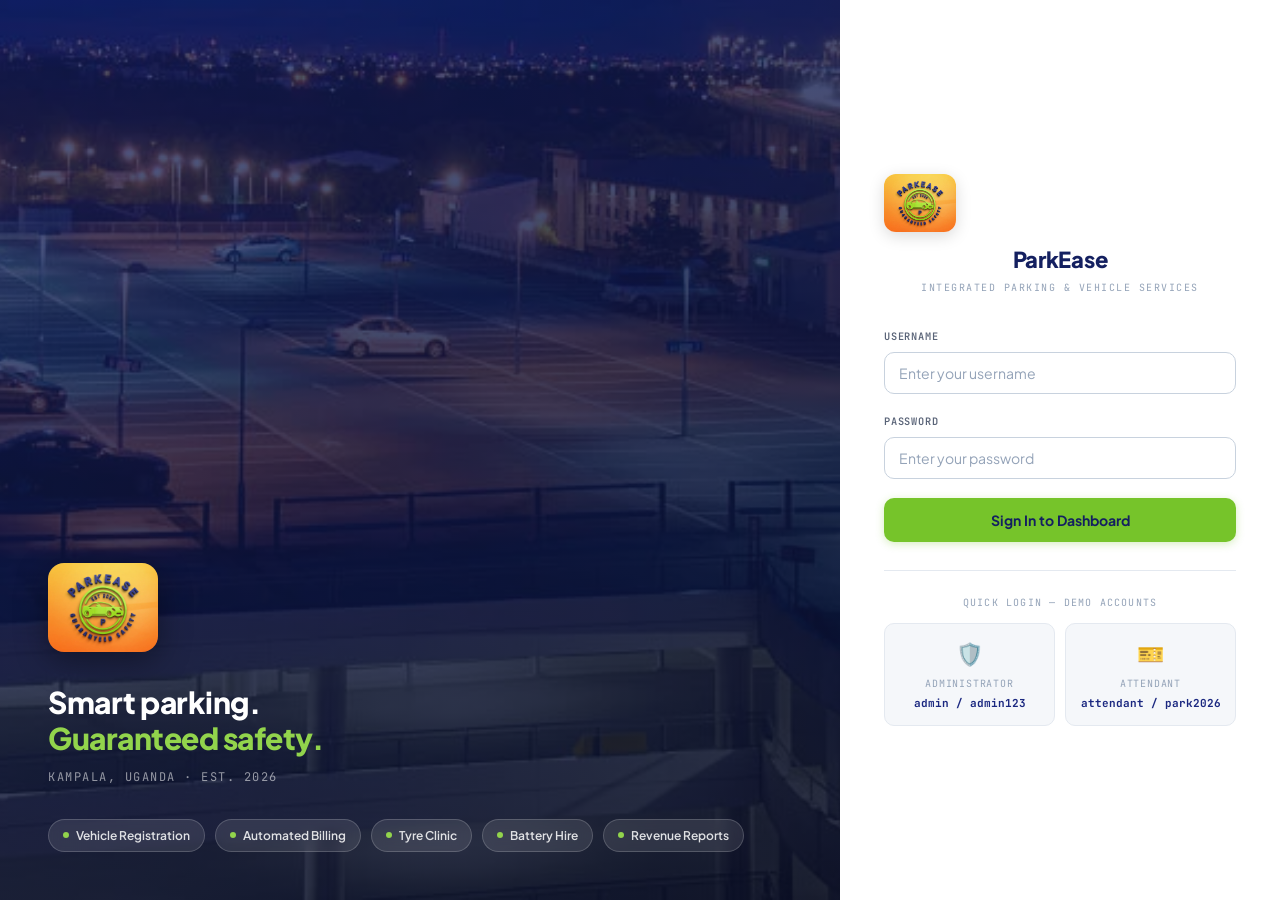
<file: index.html>
<!DOCTYPE html>
<html lang="en">
<head>
  <meta charset="UTF-8">
  <meta name="viewport" content="width=device-width, initial-scale=1.0">
  <title>ParkEase — Sign In</title>
  <link rel="stylesheet" href="css/style.css">
  <link rel="icon" href="assets/logo.png">
  <style>
    /* ── Login page overrides ── */
    .login-page {
      min-height: 100vh;
      display: flex;
      align-items: stretch;
      overflow: hidden;
    }

    /* Left panel — parking lot hero image */
    .lp-left {
      flex: 1;
      position: relative;
      display: flex;
      flex-direction: column;
      justify-content: flex-end;
      padding: 48px;
      min-height: 100vh;
      overflow: hidden;
    }

    .lp-left__bg {
      position: absolute;
      inset: 0;
      background-image: url('assets/parking-night.webp');
      background-size: cover;
      background-position: center;
      z-index: 0;
    }

    /* Dark gradient overlay so text stays readable */
    .lp-left__overlay {
      position: absolute;
      inset: 0;
      background: linear-gradient(
        160deg,
        rgba(20, 32, 96, 0.72) 0%,
        rgba(9, 14, 40, 0.88) 100%
      );
      z-index: 1;
    }

    .lp-left__content {
      position: relative;
      z-index: 2;
    }

    .lp-left__logo {
      margin-bottom: 32px;
    }

    .lp-left__logo img {
      width: 110px;
      height: auto;
      border-radius: 16px;
      box-shadow: 0 8px 32px rgba(0,0,0,0.4);
    }

    .lp-left__tagline {
      font-size: 2rem;
      font-weight: 800;
      color: #fff;
      line-height: 1.2;
      letter-spacing: -0.5px;
      margin-bottom: 12px;
    }

    .lp-left__tagline span {
      color: var(--color-green-300);
    }

    .lp-left__sub {
      font-family: var(--font-mono);
      font-size: 12px;
      letter-spacing: 1.5px;
      text-transform: uppercase;
      color: rgba(255,255,255,0.55);
      margin-bottom: 32px;
    }

    /* Feature chips */
    .feature-chips {
      display: flex;
      flex-wrap: wrap;
      gap: 10px;
    }

    .feature-chip {
      display: inline-flex;
      align-items: center;
      gap: 7px;
      background: rgba(255,255,255,0.10);
      border: 1px solid rgba(255,255,255,0.18);
      border-radius: 30px;
      padding: 6px 14px;
      font-size: 12px;
      font-weight: 600;
      color: rgba(255,255,255,0.85);
      backdrop-filter: blur(6px);
    }

    .feature-chip .chip-dot {
      width: 6px;
      height: 6px;
      border-radius: 50%;
      background: var(--color-green-300);
    }

    /* Right panel — login form */
    .lp-right {
      width: 440px;
      flex-shrink: 0;
      background: #fff;
      display: flex;
      flex-direction: column;
      justify-content: center;
      padding: 52px 44px;
      box-shadow: -8px 0 40px rgba(0,0,0,0.12);
    }

    .lp-right__logo {
      text-align: center;
      margin-bottom: 32px;
    }

    .lp-right__logo img {
      width: 72px;
      height: auto;
      border-radius: 12px;
      box-shadow: 0 4px 16px rgba(0,0,0,0.15);
    }

    .lp-right__logo h2 {
      font-size: 22px;
      font-weight: 800;
      color: var(--color-navy-800);
      margin-top: 10px;
      letter-spacing: -0.3px;
    }

    .lp-right__logo p {
      font-family: var(--font-mono);
      font-size: 10px;
      text-transform: uppercase;
      letter-spacing: 1.5px;
      color: var(--text-muted);
      margin-top: 3px;
    }

    /* Demo credential cards */
    .demo-section {
      margin-top: 28px;
      padding-top: 24px;
      border-top: 1px solid var(--border-color);
    }

    .demo-label {
      font-family: var(--font-mono);
      font-size: 10px;
      text-transform: uppercase;
      letter-spacing: 1.2px;
      color: var(--text-muted);
      text-align: center;
      margin-bottom: 12px;
    }

    .demo-grid {
      display: grid;
      grid-template-columns: 1fr 1fr;
      gap: 10px;
    }

    .demo-card {
      background: var(--bg-page);
      border: 1.5px solid var(--border-color);
      border-radius: var(--radius);
      padding: 12px;
      text-align: center;
      cursor: pointer;
      transition: var(--transition-fast);
    }

    .demo-card:hover {
      border-color: var(--color-green-400);
      background: var(--color-green-100);
    }

    .demo-card .dc-icon { font-size: 22px; }

    .demo-card .dc-role {
      display: block;
      font-family: var(--font-mono);
      font-size: 10px;
      text-transform: uppercase;
      letter-spacing: 0.8px;
      color: var(--text-muted);
      margin-top: 5px;
    }

    .demo-card .dc-creds {
      display: block;
      font-family: var(--font-mono);
      font-size: 11px;
      font-weight: 700;
      color: var(--color-navy-700);
      margin-top: 3px;
    }

    @media (max-width: 900px) {
      .lp-left { display: none; }
      .lp-right { width: 100%; }
    }
  </style>
</head>
<body style="background:#0d1a4a">

<div class="login-page">

  <!-- LEFT — Hero image + branding -->
  <div class="lp-left">
    <div class="lp-left__bg"></div>
    <div class="lp-left__overlay"></div>
    <div class="lp-left__content">
      <div class="lp-left__logo">
        <img src="assets/logo.png" alt="ParkEase Logo">
      </div>
      <h1 class="lp-left__tagline">
        Smart parking.<br>
        <span>Guaranteed safety.</span>
      </h1>
      <p class="lp-left__sub">Kampala, Uganda · Est. 2026</p>
      <div class="feature-chips">
        <span class="feature-chip"><span class="chip-dot"></span>Vehicle Registration</span>
        <span class="feature-chip"><span class="chip-dot"></span>Automated Billing</span>
        <span class="feature-chip"><span class="chip-dot"></span>Tyre Clinic</span>
        <span class="feature-chip"><span class="chip-dot"></span>Battery Hire</span>
        <span class="feature-chip"><span class="chip-dot"></span>Revenue Reports</span>
      </div>
    </div>
  </div>

  <!-- RIGHT — Login form -->
  <div class="lp-right">
    <div class="lp-right__logo">
      <img src="assets/logo.png" alt="ParkEase">
      <h2>ParkEase</h2>
      <p>Integrated Parking &amp; Vehicle Services</p>
    </div>

    <div class="login-error-alert" id="login-error">
      Invalid username or password. Please try again.
    </div>

    <div class="form-group">
      <label class="form-label" for="username">Username</label>
      <input
        type="text"
        id="username"
        class="form-control-light"
        placeholder="Enter your username"
        autocomplete="username"
      >
    </div>

    <div class="form-group">
      <label class="form-label" for="password">Password</label>
      <input
        type="password"
        id="password"
        class="form-control-light"
        placeholder="Enter your password"
        autocomplete="current-password"
      >
    </div>

    <button class="btn btn--teal btn--full" id="login-btn" onclick="handleLogin()">
      Sign In to Dashboard
    </button>

    <div class="demo-section">
      <p class="demo-label">Quick Login — Demo Accounts</p>
      <div class="demo-grid">
        <div class="demo-card" onclick="fillCredentials('admin','admin123')">
          <div class="dc-icon">🛡️</div>
          <span class="dc-role">Administrator</span>
          <span class="dc-creds">admin / admin123</span>
        </div>
        <div class="demo-card" onclick="fillCredentials('attendant','park2026')">
          <div class="dc-icon">🎫</div>
          <span class="dc-role">Attendant</span>
          <span class="dc-creds">attendant / park2026</span>
        </div>
      </div>
    </div>
  </div>

</div>

<script src="js/validation.js"></script>
<script src="js/auth.js"></script>
<script>
  document.getElementById('username').addEventListener('keydown', function(e) {
    if (e.key === 'Enter') document.getElementById('password').focus();
  });
  document.getElementById('password').addEventListener('keydown', function(e) {
    if (e.key === 'Enter') handleLogin();
  });
  function fillCredentials(u, p) {
    document.getElementById('username').value = u;
    document.getElementById('password').value = p;
    document.getElementById('login-btn').focus();
  }
</script>
</body>
</html>
</file>
<file: css/style.css>
/* ============================================================
   PARKEASE — INTEGRATED PARKING MANAGEMENT SYSTEM
   Stylesheet v3.0
   Author: ParkEase Dev Team
   Fonts: Plus Jakarta Sans (display) + JetBrains Mono (data)
   ============================================================ */

@import url('https://fonts.googleapis.com/css2?family=Plus+Jakarta+Sans:wght@300;400;500;600;700;800&family=JetBrains+Mono:wght@400;500;600;700&display=swap');


/* ============================================================
   1. CSS CUSTOM PROPERTIES (Design Tokens)
   ============================================================ */

:root {

  /* ── Brand Colors (matched from ParkEase logo) ── */

  /* Navy / Indigo — the deep blue from logo lettering */
  --color-navy-900: #0D1A4A;
  --color-navy-800: #142060;
  --color-navy-700: #1B2880;
  --color-navy-600: #2233A0;
  --color-navy-500: #2C40B8;
  --color-navy-400: #3D54CC;

  /* Lime Green — the car icon and circle from logo */
  --color-green-600: #4EA318;
  --color-green-500: #5CB81C;
  --color-green-400: #76C42A;
  --color-green-300: #92D44C;
  --color-green-100: #E8F7D4;

  /* Amber / Orange — the logo background gradient */
  --color-amber-700: #C07600;
  --color-amber-600: #D98A00;
  --color-amber-500: #F5A020;
  --color-amber-400: #F8BC3A;
  --color-amber-300: #FAD068;
  --color-amber-100: #FEF3D0;

  /* Status Colors */
  --color-red-600: #DC2626;
  --color-red-500: #EF4444;
  --color-red-400: #FF4757;
  --color-red-100: #FEE2E2;

  --color-blue-600: #1D4ED8;
  --color-blue-500: #3B82F6;
  --color-blue-100: #DBEAFE;

  --color-success-600: #059669;
  --color-success-100: #D1FAE5;

  /* Neutral Colors */
  --color-white:      #FFFFFF;
  --color-surface:    #F5F7FA;
  --color-border:     #E4E9F0;
  --color-border-mid: #C8D2DE;

  --color-text-900: #0B1D3A;
  --color-text-700: #2D3A4A;
  --color-text-500: #5A6478;
  --color-text-300: #94A3B8;

  /* Semantic Aliases */
  --bg-page:    var(--color-surface);
  --bg-card:    var(--color-white);
  --bg-sidebar: var(--color-navy-800);

  --text-primary:   var(--color-text-900);
  --text-secondary: var(--color-text-500);
  --text-muted:     var(--color-text-300);

  --border-color: var(--color-border);
  --accent:       var(--color-green-400);
  --accent-dark:  var(--color-green-600);

  /* Typography */
  --font-sans: 'Plus Jakarta Sans', system-ui, sans-serif;
  --font-mono: 'JetBrains Mono', 'Courier New', monospace;

  --text-xs:   0.6875rem;   /* 11px */
  --text-sm:   0.8125rem;   /* 13px */
  --text-base: 0.9375rem;   /* 15px */
  --text-md:   1rem;        /* 16px */
  --text-lg:   1.125rem;    /* 18px */
  --text-xl:   1.25rem;     /* 20px */
  --text-2xl:  1.5rem;      /* 24px */
  --text-3xl:  1.875rem;    /* 30px */

  /* Spacing */
  --space-1:  0.25rem;
  --space-2:  0.5rem;
  --space-3:  0.75rem;
  --space-4:  1rem;
  --space-5:  1.25rem;
  --space-6:  1.5rem;
  --space-8:  2rem;
  --space-10: 2.5rem;
  --space-12: 3rem;

  /* Radii */
  --radius-sm: 6px;
  --radius:    10px;
  --radius-lg: 14px;
  --radius-xl: 20px;
  --radius-full: 9999px;

  /* Shadows */
  --shadow-xs: 0 1px 2px rgba(0, 0, 0, 0.06);
  --shadow-sm: 0 1px 4px rgba(0, 0, 0, 0.07), 0 1px 2px rgba(0, 0, 0, 0.04);
  --shadow-md: 0 4px 12px rgba(0, 0, 0, 0.08), 0 2px 4px rgba(0, 0, 0, 0.04);
  --shadow-lg: 0 8px 28px rgba(0, 0, 0, 0.12), 0 4px 8px rgba(0, 0, 0, 0.06);
  --shadow-xl: 0 20px 60px rgba(0, 0, 0, 0.18);

  /* Transitions */
  --transition-fast:   all 0.15s ease;
  --transition-base:   all 0.2s ease;
  --transition-slow:   all 0.35s ease;

  /* Layout */
  --sidebar-width: 248px;
  --topbar-height: 64px;
}


/* ============================================================
   2. CSS RESET & BASE
   ============================================================ */

*,
*::before,
*::after {
  box-sizing: border-box;
  margin: 0;
  padding: 0;
}

html {
  font-size: var(--text-base);
  scroll-behavior: smooth;
  -webkit-text-size-adjust: 100%;
}

body {
  font-family: var(--font-sans);
  background: var(--bg-page);
  color: var(--text-primary);
  line-height: 1.6;
  min-height: 100vh;
  -webkit-font-smoothing: antialiased;
  -moz-osx-font-smoothing: grayscale;
}

a {
  text-decoration: none;
  color: inherit;
}

ul {
  list-style: none;
}

button {
  font-family: var(--font-sans);
  cursor: pointer;
  border: none;
  outline: none;
}

input,
select,
textarea {
  font-family: var(--font-sans);
}

img {
  max-width: 100%;
  display: block;
}


/* ============================================================
   3. LAYOUT SHELL
   ============================================================ */

.app-shell {
  display: flex;
  min-height: 100vh;
}

/* -- Page wrapper (used by register/signout/reports) -- */
.page-wrapper {
  max-width: 900px;
  margin: 0 auto;
  padding: var(--space-8) var(--space-6);
}

.page-wrapper--wide {
  max-width: 1100px;
  margin: 0 auto;
  padding: var(--space-8) var(--space-6);
}


/* ============================================================
   4. SIDEBAR NAVIGATION
   ============================================================ */

.sidebar {
  width: var(--sidebar-width);
  min-height: 100vh;
  background: var(--color-navy-800);
  display: flex;
  flex-direction: column;
  flex-shrink: 0;
  position: fixed;
  top: 0;
  left: 0;
  bottom: 0;
  z-index: 200;
  overflow-y: auto;
  background-image:
    radial-gradient(ellipse at 10% 90%, rgba(118, 196, 42, 0.07) 0%, transparent 55%),
    radial-gradient(ellipse at 85% 15%, rgba(248, 188, 58, 0.06) 0%, transparent 50%);
}

.sidebar__logo {
  padding: var(--space-6) var(--space-5);
  border-bottom: 1px solid rgba(255, 255, 255, 0.07);
  display: flex;
  align-items: center;
  gap: var(--space-3);
}

.sidebar__logo-mark {
  width: 38px;
  height: 38px;
  background: linear-gradient(145deg, var(--color-green-400), var(--color-green-600));
  border-radius: var(--radius);
  display: flex;
  align-items: center;
  justify-content: center;
  font-family: var(--font-mono);
  font-size: 17px;
  font-weight: 700;
  color: var(--color-navy-800);
  flex-shrink: 0;
  box-shadow: 0 4px 12px rgba(118, 196, 42, 0.30);
  letter-spacing: -0.5px;
}

.sidebar__logo-text h2 {
  color: var(--color-white);
  font-size: var(--text-sm);
  font-weight: 700;
  letter-spacing: 0.3px;
}

.sidebar__logo-text span {
  display: block;
  font-family: var(--font-mono);
  font-size: 9px;
  color: var(--color-text-300);
  letter-spacing: 1.4px;
  text-transform: uppercase;
  margin-top: 2px;
}

.sidebar__nav {
  flex: 1;
  padding: var(--space-4) var(--space-3);
}

.sidebar__nav-section {
  font-family: var(--font-mono);
  font-size: 9px;
  font-weight: 600;
  letter-spacing: 1.6px;
  text-transform: uppercase;
  color: var(--color-text-300);
  padding: var(--space-3) var(--space-3) var(--space-1);
  margin-top: var(--space-2);
}

.sidebar__nav-link {
  display: flex;
  align-items: center;
  gap: var(--space-3);
  padding: var(--space-3) var(--space-3);
  border-radius: var(--radius-sm);
  color: rgba(255, 255, 255, 0.55);
  font-size: var(--text-sm);
  font-weight: 500;
  margin-bottom: 2px;
  transition: var(--transition-base);
  position: relative;
  cursor: pointer;
}

.sidebar__nav-link:hover {
  background: rgba(255, 255, 255, 0.07);
  color: var(--color-white);
}

.sidebar__nav-link.is-active {
  background: rgba(118, 196, 42, 0.12);
  color: var(--color-green-400);
  font-weight: 600;
}

.sidebar__nav-link.is-active::before {
  content: '';
  position: absolute;
  left: 0;
  top: 50%;
  transform: translateY(-50%);
  width: 3px;
  height: 22px;
  background: var(--color-green-400);
  border-radius: 0 3px 3px 0;
}

.sidebar__nav-icon {
  font-size: 15px;
  width: 20px;
  text-align: center;
  flex-shrink: 0;
}

.sidebar__footer {
  padding: var(--space-4) var(--space-5);
  border-top: 1px solid rgba(255, 255, 255, 0.07);
  display: flex;
  align-items: center;
  gap: var(--space-3);
}

.sidebar__avatar {
  width: 36px;
  height: 36px;
  border-radius: 50%;
  background: linear-gradient(135deg, var(--color-amber-400), #FF6B6B);
  display: flex;
  align-items: center;
  justify-content: center;
  font-size: 13px;
  font-weight: 700;
  color: var(--color-white);
  flex-shrink: 0;
  letter-spacing: 0;
}

.sidebar__user-name {
  display: block;
  color: var(--color-white);
  font-size: var(--text-sm);
  font-weight: 600;
  white-space: nowrap;
  overflow: hidden;
  text-overflow: ellipsis;
}

.sidebar__user-role {
  display: block;
  font-family: var(--font-mono);
  font-size: 9px;
  color: var(--color-text-300);
  letter-spacing: 0.5px;
  margin-top: 1px;
}


/* ============================================================
   5. TOPBAR
   ============================================================ */

.main-area {
  flex: 1;
  margin-left: var(--sidebar-width);
  display: flex;
  flex-direction: column;
  min-height: 100vh;
}

.topbar {
  background: var(--bg-card);
  border-bottom: 1px solid var(--border-color);
  padding: 0 var(--space-8);
  height: var(--topbar-height);
  display: flex;
  align-items: center;
  justify-content: space-between;
  position: sticky;
  top: 0;
  z-index: 100;
  box-shadow: var(--shadow-xs);
}

.topbar__page-title {
  font-size: var(--text-md);
  font-weight: 700;
  color: var(--text-primary);
}

.topbar__subtitle {
  font-family: var(--font-mono);
  font-size: var(--text-xs);
  color: var(--text-muted);
  margin-top: 1px;
}

.topbar__actions {
  display: flex;
  align-items: center;
  gap: var(--space-3);
}

.topbar__search {
  display: flex;
  align-items: center;
  gap: var(--space-2);
  background: var(--bg-page);
  border: 1px solid var(--border-color);
  border-radius: var(--radius);
  padding: var(--space-2) var(--space-4);
  transition: var(--transition-base);
}

.topbar__search:focus-within {
  border-color: var(--accent);
  box-shadow: 0 0 0 3px rgba(118, 196, 42, 0.10);
}

.topbar__search input {
  background: none;
  border: none;
  outline: none;
  width: 190px;
  font-size: var(--text-sm);
  color: var(--text-primary);
}

.topbar__search input::placeholder {
  color: var(--text-muted);
}

.shift-pill {
  display: flex;
  align-items: center;
  gap: var(--space-2);
  background: rgba(118, 196, 42, 0.08);
  border: 1px solid rgba(118, 196, 42, 0.25);
  border-radius: var(--radius-full);
  padding: 5px 14px;
  font-family: var(--font-mono);
  font-size: 11px;
  font-weight: 500;
  color: var(--color-green-600);
}

.shift-pill::before {
  content: '';
  width: 6px;
  height: 6px;
  border-radius: 50%;
  background: var(--color-green-400);
  animation: blink 2s infinite;
}

@keyframes blink {
  0%, 100% { opacity: 1; }
  50% { opacity: 0.3; }
}

.icon-btn {
  width: 36px;
  height: 36px;
  display: flex;
  align-items: center;
  justify-content: center;
  background: var(--bg-page);
  border: 1px solid var(--border-color);
  border-radius: var(--radius);
  cursor: pointer;
  font-size: 15px;
  transition: var(--transition-fast);
  position: relative;
}

.icon-btn:hover {
  background: var(--border-color);
}

.icon-btn__dot {
  position: absolute;
  top: 5px;
  right: 5px;
  width: 7px;
  height: 7px;
  border-radius: 50%;
  background: var(--color-red-500);
  border: 1.5px solid var(--bg-card);
}


/* ============================================================
   6. PAGE CONTENT AREA
   ============================================================ */

.page-content {
  flex: 1;
  padding: var(--space-8);
}

.page-header {
  margin-bottom: var(--space-6);
}

.page-header h1 {
  font-size: var(--text-2xl);
  font-weight: 800;
  color: var(--text-primary);
  letter-spacing: -0.5px;
}

.page-header p {
  font-size: var(--text-sm);
  color: var(--text-secondary);
  margin-top: var(--space-1);
}


/* ============================================================
   7. STAT CARDS
   ============================================================ */

.stats-grid {
  display: grid;
  grid-template-columns: repeat(3, 1fr);
  gap: var(--space-5);
  margin-bottom: var(--space-6);
}

.stat-card {
  background: var(--bg-card);
  border-radius: var(--radius-lg);
  padding: var(--space-6);
  border: 1px solid var(--border-color);
  box-shadow: var(--shadow-sm);
  position: relative;
  overflow: hidden;
  transition: var(--transition-base);
  animation: slideUpFade 0.4s ease both;
}

.stat-card:hover {
  transform: translateY(-2px);
  box-shadow: var(--shadow-md);
}

.stat-card:nth-child(1) { animation-delay: 0.05s; }
.stat-card:nth-child(2) { animation-delay: 0.10s; }
.stat-card:nth-child(3) { animation-delay: 0.15s; }

.stat-card__accent-bar {
  position: absolute;
  top: 0;
  left: 0;
  right: 0;
  height: 3px;
  border-radius: var(--radius-lg) var(--radius-lg) 0 0;
}

.stat-card__accent-bar--green {
  background: linear-gradient(90deg, var(--color-green-400), var(--color-green-600));
}

.stat-card__accent-bar--blue {
  background: linear-gradient(90deg, var(--color-blue-500), var(--color-blue-600));
}

.stat-card__accent-bar--amber {
  background: linear-gradient(90deg, var(--color-amber-400), var(--color-amber-600));
}

.stat-card__header {
  display: flex;
  align-items: flex-start;
  justify-content: space-between;
  margin-bottom: var(--space-4);
}

.stat-card__label {
  font-family: var(--font-mono);
  font-size: var(--text-xs);
  font-weight: 600;
  text-transform: uppercase;
  letter-spacing: 1px;
  color: var(--text-muted);
}

.stat-card__icon {
  width: 40px;
  height: 40px;
  border-radius: var(--radius);
  display: flex;
  align-items: center;
  justify-content: center;
  font-size: 18px;
  flex-shrink: 0;
}

.stat-card__icon--green  { background: rgba(118, 196, 42, 0.12); }
.stat-card__icon--blue  { background: rgba(59, 130, 246, 0.12); }
.stat-card__icon--amber { background: rgba(245, 158, 11, 0.12); }

.stat-card__value {
  font-family: var(--font-mono);
  font-size: var(--text-3xl);
  font-weight: 700;
  color: var(--text-primary);
  line-height: 1;
  letter-spacing: -0.5px;
  margin-bottom: var(--space-3);
}

.stat-card__value span {
  font-size: var(--text-md);
  font-weight: 500;
  color: var(--text-secondary);
  letter-spacing: 0;
}

.stat-card__meta {
  font-size: var(--text-xs);
  color: var(--text-secondary);
}

.stat-card__meta .up   { color: var(--color-green-600); font-weight: 600; }
.stat-card__meta .down { color: var(--color-red-500);   font-weight: 600; }

.occupancy-bar {
  margin-top: var(--space-3);
  height: 5px;
  background: var(--border-color);
  border-radius: var(--radius-full);
  overflow: hidden;
}

.occupancy-bar__fill {
  height: 100%;
  background: linear-gradient(90deg, var(--color-blue-500), var(--color-green-400));
  border-radius: var(--radius-full);
  transition: width 1s ease;
}


/* ============================================================
   8. SECTION / CONTENT CARDS
   ============================================================ */

.card {
  background: var(--bg-card);
  border-radius: var(--radius-lg);
  border: 1px solid var(--border-color);
  box-shadow: var(--shadow-sm);
  overflow: hidden;
  animation: slideUpFade 0.4s 0.2s ease both;
  margin-bottom: var(--space-5);
}

.card__header {
  padding: var(--space-4) var(--space-6);
  border-bottom: 1px solid var(--border-color);
  display: flex;
  align-items: center;
  justify-content: space-between;
  background: var(--bg-page);
}

.card__title {
  display: flex;
  align-items: center;
  gap: var(--space-2);
  font-size: var(--text-sm);
  font-weight: 700;
  color: var(--text-primary);
}

.card__title-icon {
  font-size: 15px;
}

.card__action-link {
  font-family: var(--font-mono);
  font-size: var(--text-xs);
  font-weight: 600;
  color: var(--accent-dark);
  transition: var(--transition-fast);
}

.card__action-link:hover {
  color: var(--accent);
}

.card__body {
  padding: var(--space-6);
}


/* ============================================================
   9. QUICK ACTIONS BAR
   ============================================================ */

.quick-actions {
  display: flex;
  flex-wrap: wrap;
  gap: var(--space-3);
  padding: var(--space-5) var(--space-6);
}


/* ============================================================
   10. DATA TABLES
   ============================================================ */

.table-wrap {
  overflow-x: auto;
}

.data-table {
  width: 100%;
  border-collapse: collapse;
}

.data-table thead tr {
  background: var(--bg-page);
  border-bottom: 1.5px solid var(--border-color);
}

.data-table thead th {
  padding: var(--space-3) var(--space-5);
  text-align: left;
  font-family: var(--font-mono);
  font-size: 10px;
  font-weight: 700;
  text-transform: uppercase;
  letter-spacing: 1px;
  color: var(--text-muted);
  white-space: nowrap;
}

.data-table tbody tr {
  border-bottom: 1px solid var(--border-color);
  transition: background 0.12s;
}

.data-table tbody tr:hover {
  background: rgba(118, 196, 42, 0.025);
}

.data-table tbody tr:last-child {
  border-bottom: none;
}

.data-table tbody td {
  padding: var(--space-4) var(--space-5);
  font-size: var(--text-sm);
  color: var(--text-primary);
  vertical-align: middle;
}

.plate-badge {
  font-family: var(--font-mono);
  font-size: 12px;
  font-weight: 600;
  color: var(--color-navy-700);
  background: var(--bg-page);
  border: 1px solid var(--border-color);
  border-radius: var(--radius-sm);
  padding: 3px 8px;
  letter-spacing: 1.5px;
  display: inline-block;
}

.row-action-btn {
  width: 30px;
  height: 30px;
  border-radius: var(--radius-sm);
  background: none;
  border: 1px solid transparent;
  display: flex;
  align-items: center;
  justify-content: center;
  font-size: 16px;
  color: var(--text-muted);
  cursor: pointer;
  transition: var(--transition-fast);
}

.row-action-btn:hover {
  background: var(--bg-page);
  border-color: var(--border-color);
  color: var(--text-primary);
}


/* ============================================================
   11. STATUS BADGES
   ============================================================ */

.badge {
  display: inline-flex;
  align-items: center;
  gap: 5px;
  padding: 3px 10px;
  border-radius: var(--radius-full);
  font-family: var(--font-mono);
  font-size: 10px;
  font-weight: 600;
  letter-spacing: 0.3px;
  white-space: nowrap;
}

.badge::before {
  content: '';
  width: 5px;
  height: 5px;
  border-radius: 50%;
  background: currentColor;
  opacity: 0.8;
  flex-shrink: 0;
}

.badge--green {
  background: var(--color-green-100);
  color: var(--color-green-600);
  border: 1px solid rgba(5, 150, 105, 0.2);
}

.badge--grey {
  background: var(--bg-page);
  color: var(--text-secondary);
  border: 1px solid var(--border-color);
}

.badge--amber {
  background: var(--color-amber-100);
  color: var(--color-amber-600);
  border: 1px solid rgba(217, 119, 6, 0.2);
}

.badge--red {
  background: var(--color-red-100);
  color: var(--color-red-600);
  border: 1px solid rgba(220, 38, 38, 0.2);
}

.badge--blue {
  background: var(--color-blue-100);
  color: var(--color-blue-600);
  border: 1px solid rgba(29, 78, 216, 0.2);
}


/* ============================================================
   12. BUTTONS
   ============================================================ */

.btn {
  display: inline-flex;
  align-items: center;
  gap: var(--space-2);
  padding: 9px 20px;
  border-radius: var(--radius);
  font-size: var(--text-sm);
  font-weight: 600;
  transition: var(--transition-base);
  white-space: nowrap;
  cursor: pointer;
}

.btn--primary {
  background: var(--color-navy-800);
  color: var(--color-white);
  box-shadow: 0 1px 3px rgba(11, 29, 58, 0.3);
}

.btn--primary:hover {
  background: var(--color-navy-600);
  transform: translateY(-1px);
  box-shadow: var(--shadow-md);
}

.btn--teal {
  background: var(--color-green-400);
  color: var(--color-navy-800);
  font-weight: 700;
  box-shadow: 0 2px 8px rgba(118, 196, 42, 0.30);
}

.btn--teal:hover {
  background: var(--color-green-500);
  transform: translateY(-1px);
  box-shadow: 0 4px 16px rgba(118, 196, 42, 0.35);
}

.btn--outline {
  background: transparent;
  border: 1.5px solid var(--border-mid, var(--color-border-mid));
  color: var(--text-secondary);
}

.btn--outline:hover {
  border-color: var(--color-navy-800);
  color: var(--color-navy-800);
  transform: translateY(-1px);
}

.btn--ghost {
  background: transparent;
  color: var(--text-secondary);
  padding: 9px 14px;
}

.btn--ghost:hover {
  background: var(--bg-page);
  color: var(--text-primary);
}

.btn--danger {
  background: var(--color-red-100);
  color: var(--color-red-600);
  border: 1px solid rgba(220, 38, 38, 0.2);
}

.btn--danger:hover {
  background: var(--color-red-500);
  color: var(--color-white);
  border-color: transparent;
}

.btn--full {
  width: 100%;
  justify-content: center;
  padding: 13px;
  font-size: var(--text-base);
}

.btn--sm {
  padding: 6px 14px;
  font-size: var(--text-xs);
}


/* ============================================================
   13. FORMS
   ============================================================ */

/* Form group */
.form-group {
  margin-bottom: var(--space-5);
}

/* Label */
.form-label {
  display: block;
  font-family: var(--font-mono);
  font-size: var(--text-xs);
  font-weight: 600;
  text-transform: uppercase;
  letter-spacing: 0.8px;
  color: var(--text-secondary);
  margin-bottom: var(--space-2);
}

.form-label--light {
  color: rgba(255, 255, 255, 0.5);
}

/* Controls */
.form-control {
  width: 100%;
  background: rgba(255, 255, 255, 0.07);
  border: 1.5px solid rgba(255, 255, 255, 0.12);
  border-radius: var(--radius);
  padding: 12px 16px;
  font-size: var(--text-base);
  color: var(--color-white);
  font-family: var(--font-sans);
  transition: var(--transition-base);
  outline: none;
  appearance: none;
}

.form-control::placeholder {
  color: rgba(255, 255, 255, 0.22);
}

.form-control:focus {
  border-color: var(--color-green-400);
  background: rgba(118, 196, 42, 0.07);
  box-shadow: 0 0 0 3px rgba(118, 196, 42, 0.12);
}

.form-control.is-error {
  border-color: var(--color-red-400);
  background: rgba(255, 71, 87, 0.05);
}

.form-control-light {
  width: 100%;
  background: var(--bg-card);
  border: 1.5px solid var(--color-border-mid);
  border-radius: var(--radius);
  padding: 11px 14px;
  font-size: var(--text-base);
  color: var(--text-primary);
  font-family: var(--font-sans);
  transition: var(--transition-base);
  outline: none;
  appearance: none;
}

.form-control-light::placeholder {
  color: var(--text-muted);
}

.form-control-light:focus {
  border-color: var(--color-green-400);
  box-shadow: 0 0 0 3px rgba(118, 196, 42, 0.10);
}

.form-control-light.is-error {
  border-color: var(--color-red-400);
  box-shadow: 0 0 0 3px rgba(220, 38, 38, 0.08);
}

/* Input with icon prefix */
.input-group {
  position: relative;
}

.input-group__prefix {
  position: absolute;
  left: 14px;
  top: 50%;
  transform: translateY(-50%);
  font-family: var(--font-mono);
  font-size: var(--text-sm);
  color: var(--text-muted);
  pointer-events: none;
  user-select: none;
}

.input-group .form-control-light {
  padding-left: 42px;
}

/* Hint text */
.form-hint {
  margin-top: var(--space-1);
  font-family: var(--font-mono);
  font-size: var(--text-xs);
  color: var(--text-muted);
}

/* Error message */
.form-error {
  display: none;
  align-items: center;
  gap: var(--space-1);
  margin-top: var(--space-2);
  font-size: var(--text-xs);
  color: var(--color-red-500);
  font-weight: 600;
}

.form-error::before {
  content: '⚠';
  font-size: 10px;
}

/* Form grid row */
.form-row {
  display: grid;
  grid-template-columns: 1fr 1fr;
  gap: var(--space-4);
}

/* Form section card */
.form-section {
  background: var(--bg-card);
  border: 1px solid var(--border-color);
  border-radius: var(--radius-lg);
  padding: var(--space-6);
  margin-bottom: var(--space-5);
  box-shadow: var(--shadow-xs);
}

.form-section__title {
  font-family: var(--font-mono);
  font-size: var(--text-xs);
  font-weight: 700;
  text-transform: uppercase;
  letter-spacing: 1.2px;
  color: var(--text-primary);
  margin-bottom: var(--space-5);
  padding-bottom: var(--space-3);
  border-bottom: 1px solid var(--border-color);
  display: flex;
  align-items: center;
  gap: var(--space-2);
}

/* NIN conditional section */
#nin-section {
  display: none;
}

#nin-section.is-visible {
  display: block;
}

.nin-alert-box {
  background: rgba(245, 158, 11, 0.07);
  border: 1px solid rgba(245, 158, 11, 0.25);
  border-radius: var(--radius);
  padding: var(--space-4) var(--space-5);
  margin-bottom: var(--space-5);
}

.nin-alert-box .nin-notice {
  display: flex;
  align-items: center;
  gap: var(--space-2);
  font-size: var(--text-xs);
  font-weight: 700;
  color: var(--color-amber-600);
  margin-bottom: var(--space-3);
  text-transform: uppercase;
  letter-spacing: 0.8px;
  font-family: var(--font-mono);
}


/* ============================================================
   14. TIPS PANEL
   ============================================================ */

.tips-panel {
  background: linear-gradient(135deg, rgba(118, 196, 42, 0.05), rgba(59, 130, 246, 0.04));
  border: 1px solid rgba(118, 196, 42, 0.18);
  border-radius: var(--radius);
  padding: var(--space-4) var(--space-5);
  margin-top: var(--space-5);
}

.tips-panel__title {
  font-family: var(--font-mono);
  font-size: 10px;
  font-weight: 700;
  text-transform: uppercase;
  letter-spacing: 1px;
  color: var(--color-green-600);
  margin-bottom: var(--space-3);
  display: flex;
  align-items: center;
  gap: var(--space-2);
}

.tips-panel ul {
  display: flex;
  flex-direction: column;
  gap: 5px;
}

.tips-panel li {
  display: flex;
  gap: var(--space-2);
  font-size: var(--text-xs);
  color: var(--text-secondary);
  line-height: 1.5;
}

.tips-panel li::before {
  content: '→';
  font-family: var(--font-mono);
  color: var(--accent);
  flex-shrink: 0;
  margin-top: 1px;
}

kbd {
  background: var(--bg-page);
  border: 1px solid var(--border-color);
  border-radius: 4px;
  padding: 1px 5px;
  font-family: var(--font-mono);
  font-size: 10px;
  color: var(--text-primary);
}


/* ============================================================
   15. TOP NAV (Register / Sign-out / Reports pages)
   ============================================================ */

.topnav {
  background: var(--bg-card);
  border-bottom: 1px solid var(--border-color);
  padding: 0 var(--space-8);
  height: var(--topbar-height);
  display: flex;
  align-items: center;
  justify-content: space-between;
  position: sticky;
  top: 0;
  z-index: 100;
  box-shadow: var(--shadow-xs);
}

.topnav__brand {
  display: flex;
  align-items: center;
  gap: var(--space-3);
}

.topnav__brand-mark {
  width: 32px;
  height: 32px;
  background: linear-gradient(145deg, var(--color-green-400), var(--color-green-600));
  border-radius: var(--radius-sm);
  display: flex;
  align-items: center;
  justify-content: center;
  font-family: var(--font-mono);
  font-size: 14px;
  font-weight: 700;
  color: var(--color-navy-800);
}

.topnav__brand-name {
  font-size: var(--text-md);
  font-weight: 700;
  color: var(--text-primary);
}

.topnav__links {
  display: flex;
  gap: 2px;
}

.topnav__link {
  display: flex;
  align-items: center;
  gap: var(--space-2);
  padding: 7px 14px;
  border-radius: var(--radius);
  font-size: var(--text-sm);
  font-weight: 500;
  color: var(--text-secondary);
  transition: var(--transition-fast);
}

.topnav__link:hover {
  background: var(--bg-page);
  color: var(--text-primary);
}

.topnav__link.is-active {
  background: rgba(118, 196, 42, 0.10);
  color: var(--color-green-600);
  font-weight: 700;
  border-bottom: 2px solid var(--color-green-400);
  border-radius: var(--radius) var(--radius) 0 0;
}

.topnav__user {
  display: flex;
  align-items: center;
  gap: var(--space-3);
}

.topnav__user-text {
  text-align: right;
}

.topnav__user-text strong {
  display: block;
  font-size: var(--text-sm);
  font-weight: 700;
  color: var(--text-primary);
}

.topnav__user-text small {
  font-family: var(--font-mono);
  font-size: var(--text-xs);
  color: var(--text-muted);
}

.topnav__avatar {
  width: 34px;
  height: 34px;
  border-radius: 50%;
  background: linear-gradient(135deg, var(--color-amber-400), #FF6B6B);
  display: flex;
  align-items: center;
  justify-content: center;
  font-size: 13px;
  font-weight: 700;
  color: var(--color-white);
  flex-shrink: 0;
}


/* ============================================================
   17. SIGN-OUT PAGE
   ============================================================ */

.signout-search-row {
  display: flex;
  align-items: center;
  gap: var(--space-3);
  background: var(--bg-card);
  border: 1px solid var(--border-color);
  border-radius: var(--radius-lg);
  padding: var(--space-4) var(--space-5);
  box-shadow: var(--shadow-sm);
  margin-bottom: var(--space-5);
}

.signout-search-row input {
  flex: 1;
  border: 1.5px solid var(--color-border-mid);
  border-radius: var(--radius);
  padding: 11px 14px;
  font-size: var(--text-base);
  font-family: var(--font-mono);
  font-weight: 600;
  text-transform: uppercase;
  letter-spacing: 1px;
  outline: none;
  color: var(--text-primary);
  background: var(--bg-page);
  transition: var(--transition-base);
}

.signout-search-row input:focus {
  border-color: var(--color-green-400);
  box-shadow: 0 0 0 3px rgba(118, 196, 42, 0.10);
  background: var(--bg-card);
}

.two-panel-grid {
  display: grid;
  grid-template-columns: 1fr 1fr;
  gap: var(--space-5);
}

.panel-card {
  background: var(--bg-card);
  border: 1px solid var(--border-color);
  border-radius: var(--radius-lg);
  box-shadow: var(--shadow-sm);
  overflow: hidden;
}

.panel-card__header {
  padding: var(--space-3) var(--space-5);
  border-bottom: 1px solid var(--border-color);
  background: var(--bg-page);
  display: flex;
  align-items: center;
  justify-content: space-between;
}

.panel-card__title {
  font-size: var(--text-sm);
  font-weight: 700;
  color: var(--text-primary);
  display: flex;
  align-items: center;
  gap: var(--space-2);
}

.panel-card__body {
  padding: var(--space-5);
}

/* Detail grid */
.detail-grid {
  display: grid;
  grid-template-columns: 1fr 1fr;
  gap: var(--space-4);
  margin-bottom: var(--space-5);
}

.detail-item label {
  display: block;
  font-family: var(--font-mono);
  font-size: 10px;
  text-transform: uppercase;
  letter-spacing: 1px;
  color: var(--text-muted);
  margin-bottom: 3px;
}

.detail-item span {
  font-size: var(--text-base);
  font-weight: 600;
  color: var(--text-primary);
}

/* Fee display box */
.fee-display {
  background: linear-gradient(135deg, rgba(118, 196, 42, 0.07), rgba(59, 130, 246, 0.05));
  border: 1.5px solid rgba(118, 196, 42, 0.22);
  border-radius: var(--radius);
  padding: var(--space-4) var(--space-5);
  margin-bottom: var(--space-5);
}

.fee-display__label {
  font-family: var(--font-mono);
  font-size: 10px;
  font-weight: 700;
  text-transform: uppercase;
  letter-spacing: 1px;
  color: var(--color-green-600);
  margin-bottom: var(--space-1);
}

.fee-display__amount {
  font-family: var(--font-mono);
  font-size: var(--text-3xl);
  font-weight: 700;
  color: var(--color-navy-800);
  letter-spacing: -0.5px;
  line-height: 1;
}

.fee-display__rate {
  font-family: var(--font-mono);
  font-size: var(--text-xs);
  color: var(--text-secondary);
  margin-top: var(--space-1);
}

/* Empty state */
.empty-state {
  text-align: center;
  padding: var(--space-10) var(--space-4);
}

.empty-state__icon {
  font-size: 40px;
  opacity: 0.25;
  margin-bottom: var(--space-3);
}

.empty-state p {
  font-size: var(--text-sm);
  color: var(--text-muted);
  line-height: 1.6;
}


/* ============================================================
   18. RECEIPT PREVIEW
   ============================================================ */

.receipt {
  background: var(--bg-card);
  border: 1px dashed var(--color-border-mid);
  border-radius: var(--radius);
  padding: var(--space-5);
  font-size: 12px;
  color: var(--text-primary);
}

.receipt__header {
  text-align: center;
  margin-bottom: var(--space-4);
}

.receipt__logo {
  width: 32px;
  height: 32px;
  background: linear-gradient(145deg, var(--color-green-400), var(--color-green-600));
  border-radius: var(--radius-sm);
  display: inline-flex;
  align-items: center;
  justify-content: center;
  font-family: var(--font-mono);
  font-size: 14px;
  font-weight: 700;
  color: var(--color-navy-800);
  margin-bottom: var(--space-2);
}

.receipt__company {
  font-weight: 800;
  font-size: 13px;
  letter-spacing: 1px;
  color: var(--text-primary);
}

.receipt__address {
  font-family: var(--font-mono);
  font-size: 10px;
  color: var(--text-muted);
  margin-top: 2px;
  line-height: 1.5;
}

.receipt__divider {
  border: none;
  border-top: 1px dashed var(--color-border-mid);
  margin: var(--space-3) 0;
}

.receipt__row {
  display: flex;
  justify-content: space-between;
  padding: 3px 0;
}

.receipt__row .r-label {
  font-family: var(--font-mono);
  font-size: 10.5px;
  color: var(--text-muted);
}

.receipt__row .r-value {
  font-family: var(--font-mono);
  font-size: 10.5px;
  font-weight: 600;
  color: var(--text-primary);
}

.receipt__total {
  display: flex;
  justify-content: space-between;
  padding: var(--space-2) 0;
  border-top: 1.5px solid var(--text-primary);
  border-bottom: 1.5px solid var(--text-primary);
  margin: var(--space-2) 0;
}

.receipt__total .r-label {
  font-weight: 800;
  font-size: 13px;
  color: var(--text-primary);
}

.receipt__total .r-value {
  font-family: var(--font-mono);
  font-weight: 800;
  font-size: 13px;
  color: var(--text-primary);
}

.receipt__qr-zone {
  border: 1px dashed var(--color-border-mid);
  border-radius: var(--radius-sm);
  padding: var(--space-4);
  text-align: center;
  margin-top: var(--space-4);
}

.receipt__qr-placeholder {
  width: 60px;
  height: 60px;
  margin: 0 auto var(--space-2);
  background:
    repeating-linear-gradient(0deg, var(--border-color) 0px, var(--border-color) 2px, var(--bg-card) 2px, var(--bg-card) 6px),
    repeating-linear-gradient(90deg, var(--border-color) 0px, var(--border-color) 2px, var(--bg-card) 2px, var(--bg-card) 6px);
  border: 1px solid var(--border-color);
  border-radius: 4px;
}

.receipt__qr-label {
  font-family: var(--font-mono);
  font-size: 9px;
  text-transform: uppercase;
  letter-spacing: 1px;
  color: var(--text-muted);
}

.receipt__footer {
  text-align: center;
  margin-top: var(--space-3);
}

.receipt__footer p {
  font-size: 10px;
  font-weight: 800;
  letter-spacing: 1px;
  text-transform: uppercase;
  color: var(--text-primary);
}

.receipt__footer small {
  font-family: var(--font-mono);
  font-size: 9px;
  color: var(--text-muted);
}


/* ============================================================
   19. REPORTS PAGE
   ============================================================ */

.reports-header {
  display: flex;
  align-items: center;
  justify-content: space-between;
  flex-wrap: wrap;
  gap: var(--space-4);
  margin-bottom: var(--space-5);
}

.date-navigator {
  display: flex;
  align-items: center;
  gap: var(--space-3);
  background: var(--bg-card);
  border: 1px solid var(--border-color);
  border-radius: var(--radius);
  padding: var(--space-2) var(--space-3);
  box-shadow: var(--shadow-xs);
}

.date-navigator span {
  font-family: var(--font-mono);
  font-size: var(--text-sm);
  font-weight: 700;
  min-width: 160px;
  text-align: center;
  color: var(--text-primary);
}

.date-nav-btn {
  width: 28px;
  height: 28px;
  border-radius: var(--radius-sm);
  border: 1px solid var(--border-color);
  background: var(--bg-page);
  display: flex;
  align-items: center;
  justify-content: center;
  cursor: pointer;
  font-size: 14px;
  color: var(--text-secondary);
  transition: var(--transition-fast);
}

.date-nav-btn:hover {
  background: var(--color-navy-800);
  color: var(--color-white);
  border-color: var(--color-navy-800);
}

.revenue-cards {
  display: grid;
  grid-template-columns: repeat(3, 1fr);
  gap: var(--space-5);
  margin-bottom: var(--space-5);
}

.rev-card {
  background: var(--bg-card);
  border: 1px solid var(--border-color);
  border-radius: var(--radius-lg);
  padding: var(--space-5) var(--space-6);
  box-shadow: var(--shadow-sm);
  transition: var(--transition-base);
  animation: slideUpFade 0.4s ease both;
}

.rev-card:hover {
  transform: translateY(-2px);
  box-shadow: var(--shadow-md);
}

.rev-card:nth-child(1) { animation-delay: 0.05s; }
.rev-card:nth-child(2) { animation-delay: 0.10s; }
.rev-card:nth-child(3) { animation-delay: 0.15s; }

.rev-card__header {
  display: flex;
  align-items: center;
  justify-content: space-between;
  margin-bottom: var(--space-4);
}

.rev-card__label {
  font-size: var(--text-sm);
  font-weight: 700;
  color: var(--text-secondary);
  display: flex;
  align-items: center;
  gap: var(--space-2);
}

.rev-card__icon { font-size: 22px; }

.rev-card__amount {
  font-family: var(--font-mono);
  font-size: var(--text-2xl);
  font-weight: 700;
  color: var(--text-primary);
  letter-spacing: -0.5px;
  line-height: 1;
}

.rev-card__trend {
  margin-top: var(--space-2);
  font-family: var(--font-mono);
  font-size: var(--text-xs);
  font-weight: 600;
}

.rev-card__trend.is-up   { color: var(--color-green-600); }
.rev-card__trend.is-up::before { content: '↑ '; }
.rev-card__trend.is-down { color: var(--color-red-500); }
.rev-card__trend.is-down::before { content: '↓ '; }

.rev-card__sub {
  font-size: var(--text-xs);
  color: var(--text-muted);
  margin-top: 2px;
}

/* Table controls */
.table-controls {
  display: flex;
  align-items: center;
  justify-content: space-between;
  padding: var(--space-3) var(--space-5);
  border-bottom: 1px solid var(--border-color);
  gap: var(--space-3);
  flex-wrap: wrap;
}

.table-search {
  display: flex;
  align-items: center;
  gap: var(--space-2);
  background: var(--bg-page);
  border: 1px solid var(--border-color);
  border-radius: var(--radius-sm);
  padding: var(--space-2) var(--space-3);
}

.table-search input {
  background: none;
  border: none;
  outline: none;
  font-size: var(--text-sm);
  color: var(--text-primary);
  font-family: var(--font-sans);
  width: 200px;
}

.table-search input::placeholder {
  color: var(--text-muted);
}

/* Grand total row */
.grand-total-row {
  display: flex;
  align-items: center;
  justify-content: flex-end;
  gap: var(--space-4);
  padding: var(--space-3) var(--space-5);
  background: var(--bg-page);
  border-top: 2px solid var(--border-color);
}

.grand-total-row .gt-label {
  font-size: var(--text-sm);
  font-weight: 700;
  color: var(--text-primary);
}

.grand-total-row .gt-value {
  font-family: var(--font-mono);
  font-size: var(--text-xl);
  font-weight: 700;
  color: var(--color-navy-800);
}

/* Pagination */
.pagination-row {
  display: flex;
  align-items: center;
  justify-content: space-between;
  padding: var(--space-3) var(--space-5);
  border-top: 1px solid var(--border-color);
}

.pagination-info {
  font-family: var(--font-mono);
  font-size: var(--text-xs);
  color: var(--text-muted);
}

.page-btns {
  display: flex;
  gap: 3px;
}

.page-btn {
  min-width: 32px;
  height: 32px;
  padding: 0 8px;
  border-radius: var(--radius-sm);
  border: 1px solid var(--border-color);
  background: var(--bg-card);
  font-family: var(--font-mono);
  font-size: var(--text-xs);
  color: var(--text-secondary);
  cursor: pointer;
  display: flex;
  align-items: center;
  justify-content: center;
  transition: var(--transition-fast);
}

.page-btn:hover:not(:disabled) {
  border-color: var(--color-navy-800);
  color: var(--color-navy-800);
  background: var(--bg-page);
}

.page-btn.is-active {
  background: var(--color-navy-800);
  color: var(--color-white);
  border-color: var(--color-navy-800);
  font-weight: 700;
}

.page-btn:disabled {
  opacity: 0.4;
  cursor: not-allowed;
}

/* Discount tag */
.discount-tag {
  display: inline-block;
  background: var(--color-amber-400);
  color: var(--color-navy-800);
  font-family: var(--font-mono);
  font-size: 9px;
  font-weight: 700;
  padding: 1px 6px;
  border-radius: 3px;
  letter-spacing: 0.5px;
  text-transform: uppercase;
  margin-left: var(--space-2);
  vertical-align: middle;
}


/* ============================================================
   20. MODALS & OVERLAYS
   ============================================================ */

.modal-overlay {
  position: fixed;
  inset: 0;
  background: rgba(0, 0, 0, 0.55);
  display: flex;
  align-items: center;
  justify-content: center;
  z-index: 999;
  opacity: 0;
  pointer-events: none;
  transition: opacity 0.2s;
  backdrop-filter: blur(2px);
}

.modal-overlay.is-visible {
  opacity: 1;
  pointer-events: all;
}

.modal-box {
  background: var(--bg-card);
  border-radius: var(--radius-xl);
  padding: var(--space-10) var(--space-10);
  max-width: 440px;
  width: 92%;
  text-align: center;
  box-shadow: var(--shadow-xl);
  transform: scale(0.94) translateY(8px);
  transition: transform 0.25s ease;
}

.modal-overlay.is-visible .modal-box {
  transform: scale(1) translateY(0);
}

.modal-box__icon {
  font-size: 48px;
  margin-bottom: var(--space-4);
  display: block;
}

.modal-box__title {
  font-size: var(--text-xl);
  font-weight: 800;
  color: var(--text-primary);
  margin-bottom: var(--space-2);
}

.modal-box__message {
  font-size: var(--text-sm);
  color: var(--text-secondary);
  line-height: 1.7;
  margin-bottom: var(--space-5);
}

.modal-box__receipt-no {
  display: inline-block;
  font-family: var(--font-mono);
  font-size: var(--text-base);
  font-weight: 700;
  background: var(--bg-page);
  border: 1px solid var(--border-color);
  border-radius: var(--radius);
  padding: var(--space-2) var(--space-5);
  letter-spacing: 1.5px;
  color: var(--color-navy-800);
  margin-bottom: var(--space-5);
}

.modal-box__actions {
  display: flex;
  gap: var(--space-3);
  justify-content: center;
}


/* ============================================================
   21. PAGE FOOTER
   ============================================================ */

.page-footer {
  padding: var(--space-3) var(--space-8);
  border-top: 1px solid var(--border-color);
  background: var(--bg-card);
  display: flex;
  align-items: center;
  justify-content: space-between;
  font-family: var(--font-mono);
  font-size: var(--text-xs);
  color: var(--text-muted);
}

.page-footer__status {
  display: flex;
  align-items: center;
  gap: var(--space-2);
}

.status-dot {
  width: 6px;
  height: 6px;
  border-radius: 50%;
  background: var(--color-green-400);
  animation: blink 2s infinite;
}

.admin-footer {
  background: var(--bg-card);
  border-top: 1px solid var(--border-color);
  padding: var(--space-6);
  text-align: center;
  margin-top: var(--space-8);
}

.admin-footer__badge {
  font-family: var(--font-mono);
  font-size: 10px;
  font-weight: 700;
  text-transform: uppercase;
  letter-spacing: 2px;
  color: var(--text-secondary);
  margin-bottom: var(--space-1);
}

.admin-footer p {
  font-family: var(--font-mono);
  font-size: var(--text-xs);
  color: var(--text-muted);
}


/* ============================================================
   22. KEYFRAME ANIMATIONS
   ============================================================ */

@keyframes slideUpFade {
  from {
    opacity: 0;
    transform: translateY(14px);
  }
  to {
    opacity: 1;
    transform: translateY(0);
  }
}

@keyframes spin {
  to { transform: rotate(360deg); }
}

.spinner {
  display: inline-block;
  width: 16px;
  height: 16px;
  border: 2px solid rgba(255, 255, 255, 0.3);
  border-top-color: currentColor;
  border-radius: 50%;
  animation: spin 0.65s linear infinite;
}


/* ============================================================
   23. RESPONSIVE BREAKPOINTS
   ============================================================ */

@media (max-width: 1100px) {
  .stats-grid         { grid-template-columns: 1fr 1fr; }
  .revenue-cards      { grid-template-columns: 1fr 1fr; }
  .two-panel-grid     { grid-template-columns: 1fr; }
}

@media (max-width: 900px) {
  :root { --sidebar-width: 210px; }
  .login-page__left   { display: none; }
  .login-page__right  { width: 100%; border-left: none; }
}

@media (max-width: 768px) {
  .stats-grid         { grid-template-columns: 1fr; }
  .revenue-cards      { grid-template-columns: 1fr; }
  .form-row           { grid-template-columns: 1fr; }
  .page-content       { padding: var(--space-5); }
  .topbar             { padding: 0 var(--space-5); }
  .topbar__search input { width: 120px; }
  .page-wrapper,
  .page-wrapper--wide { padding: var(--space-5) var(--space-4); }
}

/* ============================================================
   24. BRAND IMAGE OVERRIDES (logo.png replaces text marks)
   ============================================================ */

/* Sidebar — when using img tag instead of text mark */
.sidebar__logo-img {
  width: 38px;
  height: 38px;
  border-radius: var(--radius);
  object-fit: cover;
  flex-shrink: 0;
  box-shadow: 0 4px 12px rgba(0, 0, 0, 0.30);
}

/* Topnav — small logo image */
.topnav__brand img {
  width: 30px;
  height: 30px;
  border-radius: var(--radius-sm);
  object-fit: cover;
}

/* Login page right panel */
.lp-right .form-control-light {
  border-color: var(--color-border-mid);
}

.lp-right .form-control-light:focus {
  border-color: var(--color-green-400);
  box-shadow: 0 0 0 3px rgba(118, 196, 42, 0.12);
}

/* Login error uses standard red styling */
.login-error-alert {
  display: none;
  align-items: center;
  gap: var(--space-2);
  padding: var(--space-3) var(--space-4);
  background: var(--color-red-100);
  border: 1px solid rgba(220, 38, 38, 0.25);
  border-radius: var(--radius);
  font-size: var(--text-sm);
  color: var(--color-red-600);
  margin-bottom: var(--space-5);
  font-weight: 600;
}

/* Revenue card image strip */
.rev-card__img-strip {
  width: 100%;
  height: 72px;
  object-fit: cover;
  border-radius: var(--radius-sm);
  margin-bottom: var(--space-4);
  display: block;
}

/* Dashboard hero banner */
.dash-hero {
  border-radius: var(--radius-lg);
  overflow: hidden;
  position: relative;
  height: 140px;
  margin-bottom: var(--space-6);
}

.dash-hero__img {
  width: 100%;
  height: 100%;
  object-fit: cover;
  object-position: center 60%;
  display: block;
}

.dash-hero__overlay {
  position: absolute;
  inset: 0;
  background: linear-gradient(
    90deg,
    rgba(20, 32, 96, 0.85) 0%,
    rgba(20, 32, 96, 0.5) 60%,
    rgba(20, 32, 96, 0.10) 100%
  );
}

.dash-hero__text {
  position: absolute;
  inset: 0;
  display: flex;
  flex-direction: column;
  justify-content: center;
  padding: 0 28px;
}

.dash-hero__text h2 {
  font-size: 22px;
  font-weight: 800;
  color: var(--color-white);
  letter-spacing: -0.3px;
}

.dash-hero__text p {
  font-family: var(--font-mono);
  font-size: 11px;
  color: rgba(255, 255, 255, 0.60);
  text-transform: uppercase;
  letter-spacing: 1.2px;
  margin-top: 5px;
}

/* Accent bar -- green variant (replaces old teal) */
.stat-card__accent-bar--green {
  background: linear-gradient(90deg, var(--color-green-400), var(--color-green-600));
}

.stat-card__icon--green {
  background: rgba(118, 196, 42, 0.12);
}

/* Fix: occupancy bar green→blue gradient */
.occupancy-bar__fill {
  height: 100%;
  background: linear-gradient(90deg, var(--color-navy-600), var(--color-green-400));
  border-radius: var(--radius-full);
  transition: width 1s ease;
}

/* Fee display box accent color */
.fee-display {
  background: linear-gradient(135deg, rgba(118, 196, 42, 0.07), rgba(59, 130, 246, 0.04));
  border: 1.5px solid rgba(118, 196, 42, 0.22);
  border-radius: var(--radius);
  padding: var(--space-4) var(--space-5);
  margin-bottom: var(--space-5);
}

.fee-display__label {
  font-family: var(--font-mono);
  font-size: 10px;
  font-weight: 700;
  text-transform: uppercase;
  letter-spacing: 1px;
  color: var(--color-green-600);
  margin-bottom: var(--space-1);
}

/* Tips panel accent */
.tips-panel {
  background: linear-gradient(135deg, rgba(118, 196, 42, 0.05), rgba(59, 130, 246, 0.04));
  border: 1px solid rgba(118, 196, 42, 0.18);
  border-radius: var(--radius);
  padding: var(--space-4) var(--space-5);
  margin-top: var(--space-5);
}

.tips-panel__title { color: var(--color-green-600); }

/* Shift pill accent */
.shift-pill {
  background: rgba(118, 196, 42, 0.08);
  border-color: rgba(118, 196, 42, 0.25);
  color: var(--color-green-600);
}

.shift-pill::before {
  background: var(--color-green-400);
}

/* Status dot color */
.status-dot { background: var(--color-green-400); }

/* Active nav link active color */
.sidebar__nav-link.is-active {
  background: rgba(118, 196, 42, 0.10);
  color: var(--color-green-400);
}

.sidebar__nav-link.is-active::before {
  background: var(--color-green-400);
}

.topnav__link.is-active {
  background: rgba(118, 196, 42, 0.10);
  color: var(--color-green-600);
  border-bottom-color: var(--color-green-400);
}

/* Card action link color */
.card__action-link { color: var(--color-green-600); }
.card__action-link:hover { color: var(--color-green-400); }

/* Badge green */
.badge--green {
  background: var(--color-green-100);
  color: var(--color-green-600);
  border: 1px solid rgba(92, 184, 28, 0.25);
}

/* Topbar search focus */
.topbar__search:focus-within {
  border-color: var(--color-green-400);
  box-shadow: 0 0 0 3px rgba(118, 196, 42, 0.10);
}

/* NIN alert box */
.nin-alert-box {
  background: rgba(245, 158, 11, 0.06);
  border: 1px solid rgba(245, 158, 11, 0.22);
  border-radius: var(--radius);
  padding: var(--space-4) var(--space-5);
  margin-bottom: var(--space-5);
}
</file>
